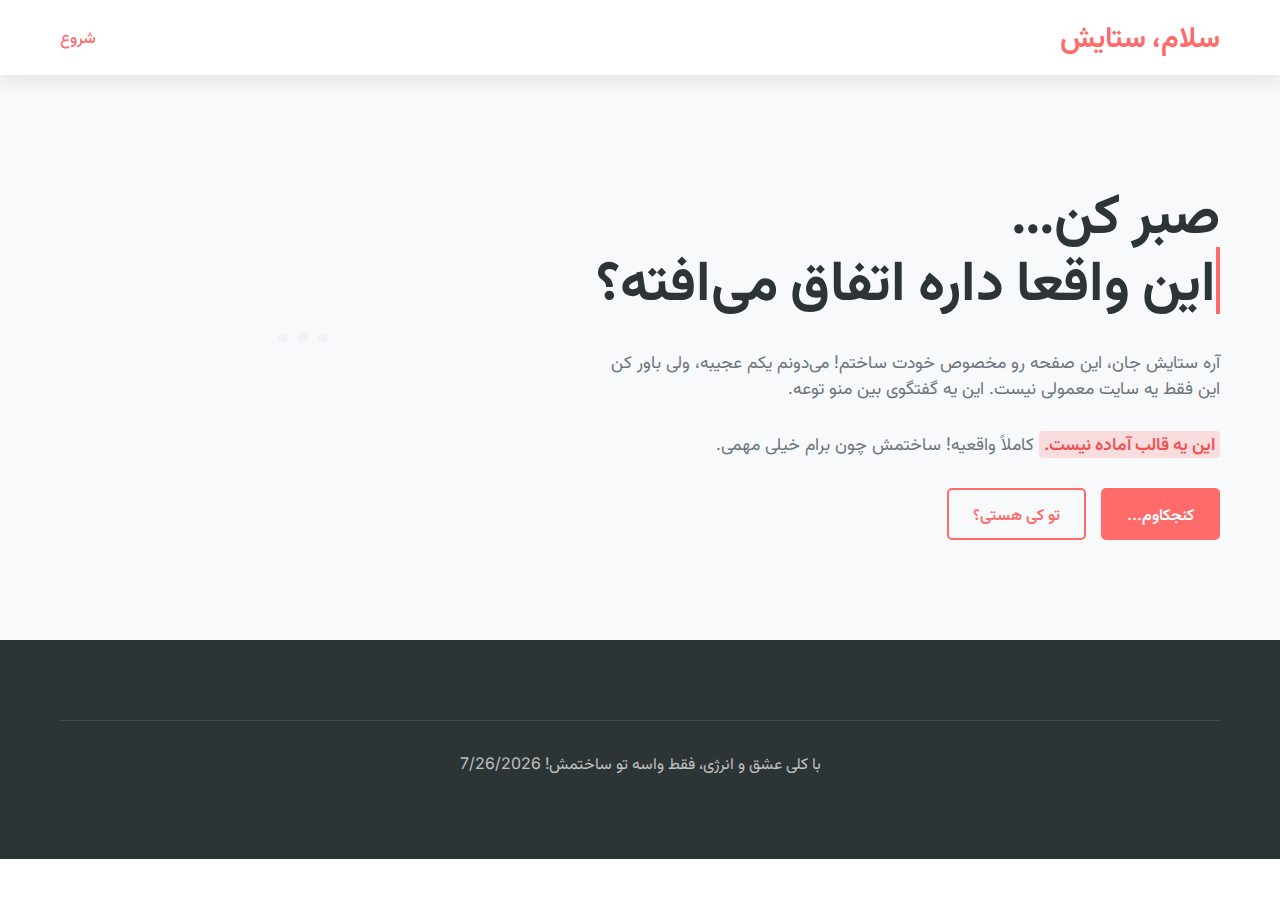
<file: index.html>
<!doctype html>
<html class="no-js" lang="fa" dir="rtl">

<head>
  <meta charset="utf-8">
  <meta name="viewport" content="width=device-width, initial-scale=1">
  <title>سلام ستایش، این منم</title>
  <link rel="stylesheet" href="css/style.css">
  <meta name="description" content="یک پیام ویژه فقط برای تو">

  <meta property="og:title" content="سلام ستایش، این منم">
  <meta property="og:type" content="website">
  <meta property="og:url" content="https://justforyou.com">
  <meta property="og:image" content="img/social-share.jpg">
  <meta property="og:image:alt" content="یک پیام ویژه برای تو">

  <link rel="icon" href="/favicon.ico" sizes="any">
  <link rel="icon" href="/icon.svg" type="image/svg+xml">
  <link rel="apple-touch-icon" href="icon.png">

  <link rel="manifest" href="site.webmanifest">
  <meta name="theme-color" content="#4a6cf7">

  <!-- Responsive CSS -->
  <link rel="stylesheet" href="css/responsive.css">

  <!-- Google Fonts -->
  <link rel="preconnect" href="https://fonts.googleapis.com">
  <link rel="preconnect" href="https://fonts.gstatic.com" crossorigin>
  <link href="https://fonts.googleapis.com/css2?family=Inter:wght@400;500;600;700&family=Vazirmatn:wght@400;500;600;700&display=swap" rel="stylesheet">
</head>

<body>
  <!-- Header Section -->
  <header class="header">
    <div class="container">
      <div class="header-wrapper">
        <div class="logo">
          <a href="index.html">
            <h1 id="dynamic-header">سلام، ستایش</h1>
          </a>
        </div>

        <nav class="navbar">
          <ul class="nav-menu">
            <li><a href="#" class="active">شروع</a></li>
          </ul>
        </nav>

        <div class="mobile-menu-btn">
          <span></span>
          <span></span>
          <span></span>
        </div>
      </div>
    </div>
  </header>

  <!-- Hero Section -->
  <section id="home" class="hero-section">
    <div class="container">
      <div class="hero-wrapper">
        <div class="hero-content">
          <h1 class="hero-title">صبر کن... <span class="typing-effect">این واقعا داره اتفاق می‌افته؟</span></h1>
          <p class="hero-text" id="greeting-text">
            آره ستایش جان، این صفحه رو مخصوص خودت ساختم! می‌دونم یکم عجیبه، ولی باور کن این فقط یه سایت معمولی نیست. این یه گفتگوی بین منو توعه.
          </p>
          <p class="hero-text">
            <span class="highlight">این یه قالب آماده نیست.</span> کاملاً واقعیه! ساختمش چون برام خیلی مهمی.
          </p>
          <div class="hero-btns">
            <a href="journey.html" class="btn btn-primary" id="curious-button">کنجکاوم...</a>
            <a href="connect.html" class="btn btn-outline" id="skeptical-button">تو کی هستی؟</a>
          </div>
        </div>
        <div class="hero-image">
          <div class="typing-container">
            <div class="typing-indicator">
              <span></span>
              <span></span>
              <span></span>
            </div>
            <p class="thought-bubble" id="thought-bubble">می‌خواستم یه چیزی بهت بگم...</p>
          </div>
        </div>
      </div>
    </div>
  </section>

  <!-- Footer -->
  <footer class="footer">
    <div class="container">
      <div class="footer-bottom">
        <p>با کلی عشق و انرژی، فقط واسه تو ساختمش! <span id="current-date"></span></p>
        <p class="hidden-message" id="hidden-message">امیدوارم کلی خوشت اومده باشه و یه لبخند گنده رو لبات نشونده باشه!</p>
      </div>
    </div>
  </footer>

  <script src="js/app.js"></script>
  <script src="js/multi-page.js"></script>
  <script src="js/progress-indicator.js"></script>
  <script src="js/mobile-menu.js"></script>
</body>

</html>
</file>
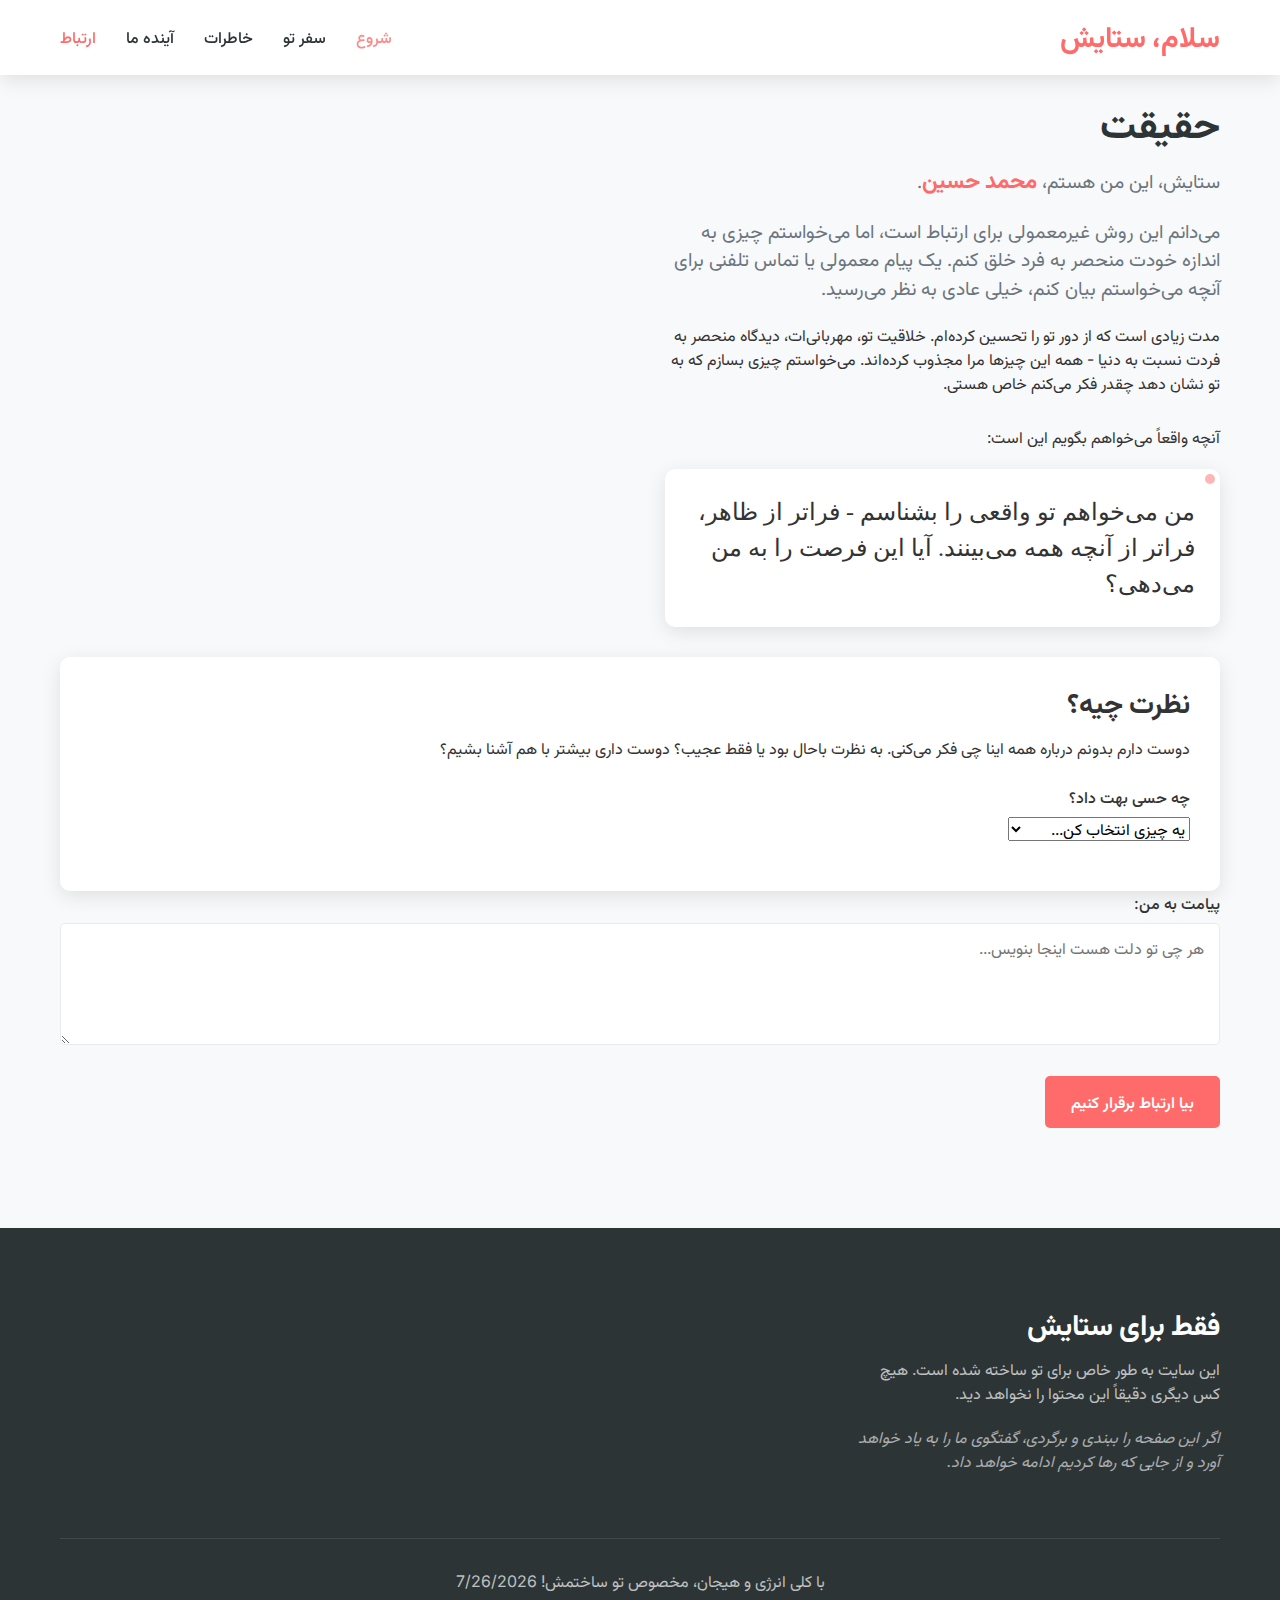
<file: connect.html>
<!doctype html>
<html class="no-js" lang="fa" dir="rtl">

<head>
  <meta charset="utf-8">
  <meta name="viewport" content="width=device-width, initial-scale=1">
  <title>ارتباط - ستایش</title>
  <link rel="stylesheet" href="css/style.css">
  <meta name="description" content="ارتباط با ستایش">

  <meta property="og:title" content="ارتباط - ستایش">
  <meta property="og:type" content="website">
  <meta property="og:url" content="https://justforyou.com/connect.html">
  <meta property="og:image" content="img/social-share.jpg">
  <meta property="og:image:alt" content="ارتباط با ستایش">

  <link rel="icon" href="/favicon.ico" sizes="any">
  <link rel="icon" href="/icon.svg" type="image/svg+xml">
  <link rel="apple-touch-icon" href="icon.png">

  <link rel="manifest" href="site.webmanifest">
  <meta name="theme-color" content="#4a6cf7">

  <!-- Responsive CSS -->
  <link rel="stylesheet" href="css/responsive.css">

  <!-- Google Fonts -->
  <link rel="preconnect" href="https://fonts.googleapis.com">
  <link rel="preconnect" href="https://fonts.gstatic.com" crossorigin>
  <link href="https://fonts.googleapis.com/css2?family=Inter:wght@400;500;600;700&family=Vazirmatn:wght@400;500;600;700&display=swap" rel="stylesheet">
</head>

<body>
  <!-- Header Section -->
  <header class="header">
    <div class="container">
      <div class="header-wrapper">
        <div class="logo">
          <a href="index.html">
            <h1 id="dynamic-header">سلام، ستایش</h1>
          </a>
        </div>

        <nav class="navbar">
          <ul class="nav-menu">
            <li><a href="index.html">شروع</a></li>
            <li><a href="journey.html">سفر تو</a></li>
            <li><a href="memories.html">خاطرات</a></li>
            <li><a href="future.html">آینده ما</a></li>
            <li><a href="connect.html" class="active">ارتباط</a></li>
          </ul>
        </nav>

        <div class="mobile-menu-btn">
          <span></span>
          <span></span>
          <span></span>
        </div>
      </div>
    </div>
  </header>

  <!-- Connect Section -->
  <section id="connect" class="contact-section connect-section">
    <div class="container">
      <div class="connect-wrapper">
        <div class="connect-reveal">
          <h2 class="section-title">حقیقت</h2>
          <p class="connect-text">
            ستایش، این من هستم، <span id="revealer" class="revealer">محمد حسین</span>.
          </p>
          <p class="connect-text">
            می‌دانم این روش غیرمعمولی برای ارتباط است، اما می‌خواستم چیزی به اندازه خودت منحصر به فرد خلق کنم. یک پیام معمولی یا تماس تلفنی برای آنچه می‌خواستم بیان کنم، خیلی عادی به نظر می‌رسید.
          </p>
          <p class="connect-description">
            مدت زیادی است که از دور تو را تحسین کرده‌ام. خلاقیت تو، مهربانی‌ات، دیدگاه منحصر به فردت نسبت به دنیا - همه این چیزها مرا مجذوب کرده‌اند. می‌خواستم چیزی بسازم که به تو نشان دهد چقدر فکر می‌کنم خاص هستی.
          </p>
          <div class="connect-personal">
            <p>آنچه واقعاً می‌خواهم بگویم این است:</p>
            <div class="handwritten-note">
              <p>من می‌خواهم تو واقعی را بشناسم - فراتر از ظاهر، فراتر از آنچه همه می‌بینند. آیا این فرصت را به من می‌دهی؟</p>
            </div>
          </div>
          <!-- Contact information section removed for privacy -->
        </div>
        </div>

        <div class="connect-response">
          <div class="response-card">
            <h3>نظرت چیه؟</h3>
            <p class="response-text">دوست دارم بدونم درباره همه اینا چی فکر می‌کنی. به نظرت باحال بود یا فقط عجیب؟ دوست داری بیشتر با هم آشنا بشیم؟</p>
            <form id="responseForm">
              <div class="form-group">
                <label for="feeling">چه حسی بهت داد؟</label>
                <select id="feeling" class="form-control">
                  <option value="">یه چیزی انتخاب کن...</option>
                  <option value="intrigued">کنجکاو شدم</option>
                  <option value="flattered">خوشم اومد</option>
                  <option value="confused">یکم گیج شدم</option>
                  <option value="impressed">واقعاً تحت تأثیر قرار گرفتم</option>
                </select>
              </div>
              </div>
              <div class="form-group">
                <label for="response-message">پیامت به من:</label>
                <textarea id="response-message" rows="4" placeholder="هر چی تو دلت هست اینجا بنویس..."></textarea>
              </div>
              <div class="form-actions">
                <div class="decision-buttons">
                <button type="button" id="yes-connect" class="btn btn-primary">بیا ارتباط برقرار کنیم</button>
              </div>
            </form>
          </div>
          <div id="final-message" class="final-message hidden">
            <p>مرسی که وقت گذاشتی و این سایت رو دیدی و به پیامم فکر کردی. چه تصمیمی بگیری برام مهم نیست، فقط می‌خواستم بدونی که خیلی روم تأثیر گذاشتی.</p>
            <p>این سایت یه جورایی فضای خصوصی ما می‌مونه - مثل یه نامه دیجیتالی که فقط مال خودته.</p>
          </div>
        </div>
      </div>
  </section>

  <!-- Footer -->
  <footer class="footer">
    <div class="container">
      <div class="footer-wrapper">
        <div class="footer-message">
          <h3 class="footer-logo">فقط برای ستایش</h3>
          <p class="footer-desc">
            این سایت به طور خاص برای تو ساخته شده است. هیچ کس دیگری دقیقاً این محتوا را نخواهد دید.
          </p>
          <p class="footer-note">
            اگر این صفحه را ببندی و برگردی، گفتگوی ما را به یاد خواهد آورد و از جایی که رها کردیم ادامه خواهد داد.
          </p>
        </div>
      </div>

      <div class="footer-bottom">
        <p>با کلی انرژی و هیجان، مخصوص تو ساختمش! <span id="current-date"></span></p>
        <p class="hidden-message" id="hidden-message">امیدوارم روی لبات یه لبخند بزرگ آورده باشه!</p>
      </div>
    </div>
  </footer>

  <script src="js/app.js"></script>
  <script src="js/multi-page.js"></script>
  <script src="js/progress-indicator.js"></script>
  <script src="js/mobile-menu.js"></script>
</body>

</html>
</file>
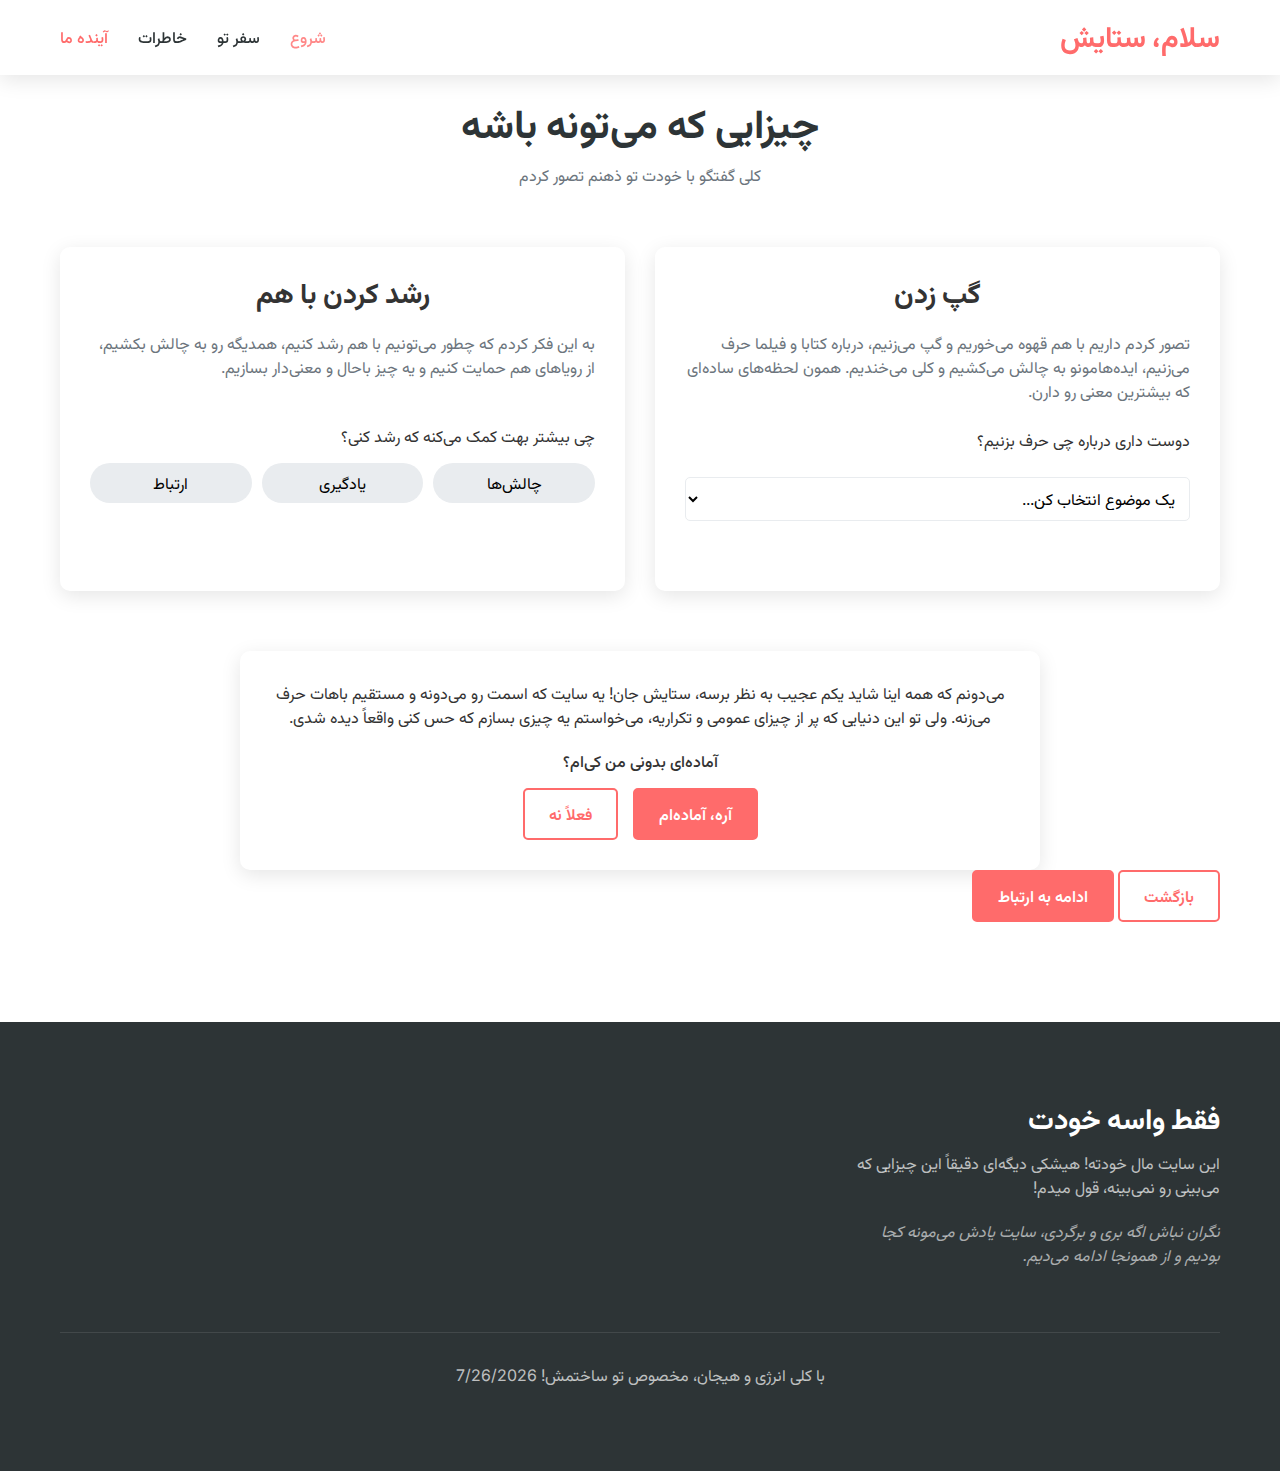
<file: future.html>
<!doctype html>
<html class="no-js" lang="fa" dir="rtl">

<head>
  <meta charset="utf-8">
  <meta name="viewport" content="width=device-width, initial-scale=1">
  <title>آینده ما - ستایش</title>
  <link rel="stylesheet" href="css/style.css">
  <meta name="description" content="آینده مشترک با ستایش">

  <meta property="og:title" content="آینده ما - ستایش">
  <meta property="og:type" content="website">
  <meta property="og:url" content="https://justforyou.com/future.html">
  <meta property="og:image" content="img/social-share.jpg">
  <meta property="og:image:alt" content="آینده مشترک با ستایش">

  <link rel="icon" href="/favicon.ico" sizes="any">
  <link rel="icon" href="/icon.svg" type="image/svg+xml">
  <link rel="apple-touch-icon" href="icon.png">

  <link rel="manifest" href="site.webmanifest">
  <meta name="theme-color" content="#4a6cf7">

  <!-- Responsive CSS -->
  <link rel="stylesheet" href="css/responsive.css">

  <!-- Google Fonts -->
  <link rel="preconnect" href="https://fonts.googleapis.com">
  <link rel="preconnect" href="https://fonts.gstatic.com" crossorigin>
  <link href="https://fonts.googleapis.com/css2?family=Inter:wght@400;500;600;700&family=Vazirmatn:wght@400;500;600;700&display=swap" rel="stylesheet">
</head>

<body>
  <!-- Header Section -->
  <header class="header">
    <div class="container">
      <div class="header-wrapper">
        <div class="logo">
          <a href="index.html">
            <h1 id="dynamic-header">سلام، ستایش</h1>
          </a>
        </div>

        <nav class="navbar">
          <ul class="nav-menu">
            <li><a href="index.html">شروع</a></li>
            <li><a href="journey.html">سفر تو</a></li>
            <li><a href="memories.html">خاطرات</a></li>
            <li><a href="future.html" class="active">آینده ما</a></li>
          </ul>
        </nav>

        <div class="mobile-menu-btn">
          <span></span>
          <span></span>
          <span></span>
        </div>
      </div>
    </div>
  </header>

  <!-- Future Section -->
  <section id="future" class="testimonials-section future-section">
    <div class="container">
      <div class="section-header">
        <h2 class="section-title">چیزایی که می‌تونه باشه</h2>
        <p class="section-text">کلی گفتگو با خودت تو ذهنم تصور کردم</p>
      </div>

      <div class="future-wrapper">
        <div class="future-card">
          <h3 class="future-title">گپ زدن</h3>
          <p class="future-text">
            تصور کردم داریم با هم قهوه می‌خوریم و گپ می‌زنیم، درباره کتابا و فیلما حرف می‌زنیم، ایده‌هامونو به چالش می‌کشیم و کلی می‌خندیم. همون لحظه‌های ساده‌ای که بیشترین معنی رو دارن.
          </p>
          <div class="future-choice">
            <p>دوست داری درباره چی حرف بزنیم؟</p>
            <select id="conversation-topics" class="interactive-select">
              <option value="">یک موضوع انتخاب کن...</option>
              <option value="books">کتاب‌ها و داستان‌ها</option>
              <option value="travel">رویاهای سفر</option>
              <option value="philosophy">فلسفه زندگی</option>
              <option value="dreams">برنامه‌های آینده</option>
            </select>
          </div>
          <div id="conversation-response" class="conversation-response"></div>
        </div>

        <div class="future-card">
          <h3 class="future-title">رشد کردن با هم</h3>
          <p class="future-text">
            به این فکر کردم که چطور می‌تونیم با هم رشد کنیم، همدیگه رو به چالش بکشیم، از رویاهای هم حمایت کنیم و یه چیز باحال و معنی‌دار بسازیم.
          </p>
          <div class="interactive-element">
            <p>چی بیشتر بهت کمک می‌کنه که رشد کنی؟</p>
            <div class="growth-buttons">
              <button class="growth-btn" data-growth="challenges">چالش‌ها</button>
              <button class="growth-btn" data-growth="learning">یادگیری</button>
              <button class="growth-btn" data-growth="connection">ارتباط</button>
            </div>
          </div>
          <div id="growth-response" class="growth-response"></div>
        </div>
      </div>

      <div class="personal-message" id="personal-message">
        <p>می‌دونم که همه اینا شاید یکم عجیب به نظر برسه، ستایش جان! یه سایت که اسمت رو می‌دونه و مستقیم باهات حرف می‌زنه. ولی تو این دنیایی که پر از چیزای عمومی و تکراریه، می‌خواستم یه چیزی بسازم که حس کنی واقعاً دیده شدی.</p>
        <div class="message-question">
          <p>آماده‌ای بدونی من کی‌ام؟</p>
          <div class="reveal-buttons">
            <a href="connect.html" class="btn btn-primary">آره، آماده‌ام</a>
            <button id="not-yet-btn" class="btn btn-outline">فعلاً نه</button>
          </div>
        </div>
      </div>
      <div class="navigation-buttons">
        <a href="memories.html" class="btn btn-outline">بازگشت</a>
        <a href="connect.html" class="btn btn-primary">ادامه به ارتباط</a>
      </div>
    </div>
  </section>
  <!-- Footer -->
  <footer class="footer">
    <div class="container">
      <div class="footer-wrapper">
        <div class="footer-message">
          <h3 class="footer-logo">فقط واسه خودت</h3>
          <p class="footer-desc">
            این سایت مال خودته! هیشکی دیگه‌ای دقیقاً این چیزایی که می‌بینی رو نمی‌بینه، قول میدم!
          </p>
          <p class="footer-note">
            نگران نباش اگه بری و برگردی، سایت یادش می‌مونه کجا بودیم و از همونجا ادامه می‌دیم.
          </p>
        </div>
      </div>

      <div class="footer-bottom">
        <p>با کلی انرژی و هیجان، مخصوص تو ساختمش! <span id="current-date"></span></p>
        <p class="hidden-message" id="hidden-message">امیدوارم روی لبات یه لبخند بزرگ آورده باشه!</p>
      </div>
    </div>
  </footer>

  <script src="js/app.js"></script>
  <script src="js/multi-page.js"></script>
  <script src="js/progress-indicator.js"></script>
  <script src="js/mobile-menu.js"></script>
</body>

</html>
</file>
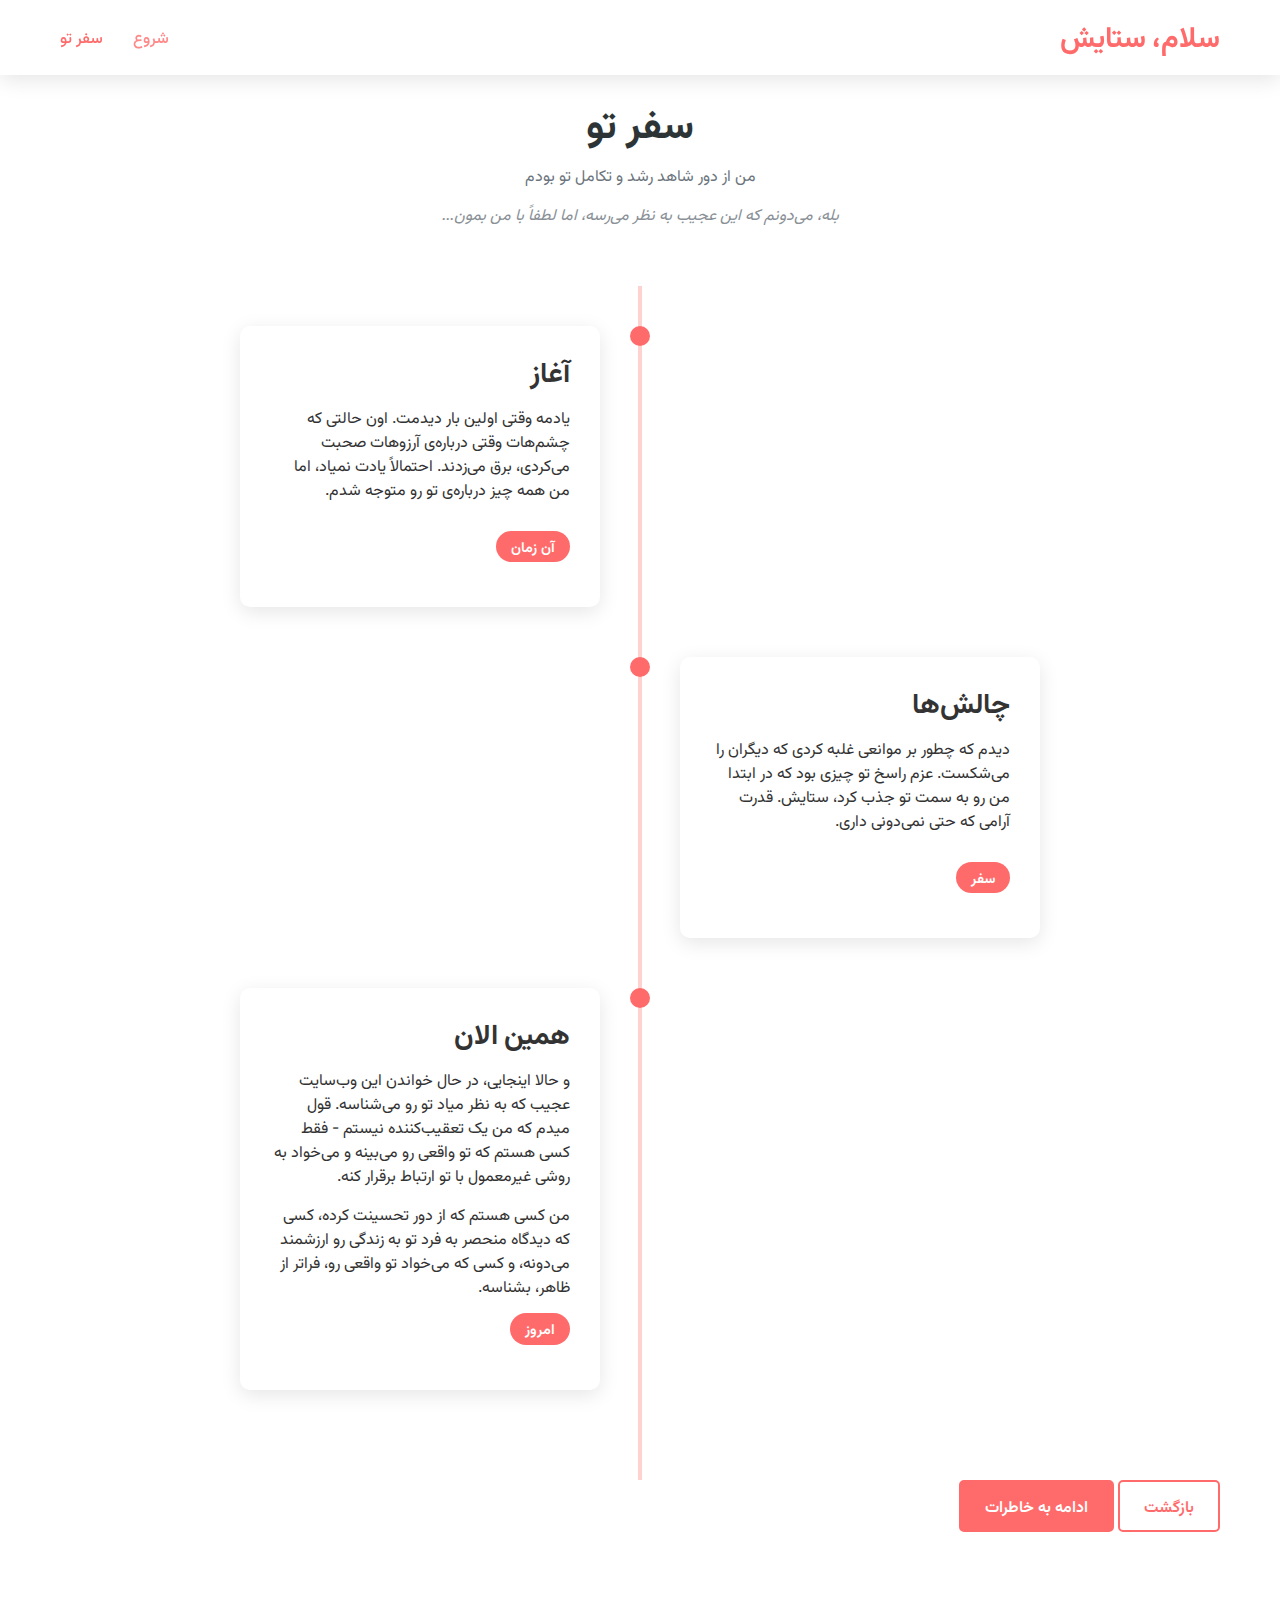
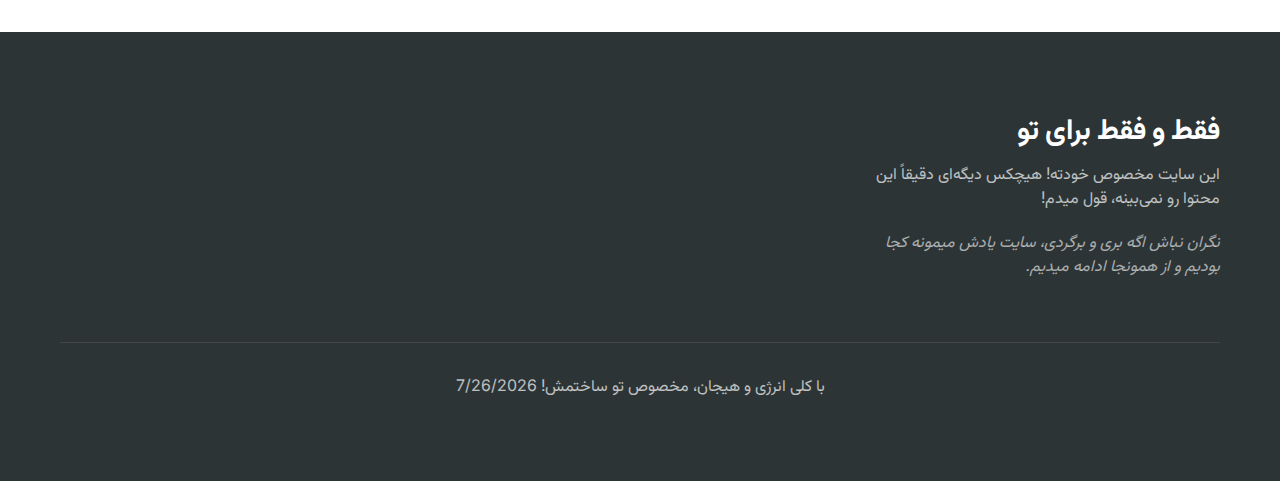
<file: journey.html>
<!doctype html>
<html class="no-js" lang="fa" dir="rtl">

<head>
  <meta charset="utf-8">
  <meta name="viewport" content="width=device-width, initial-scale=1">
  <title>سفر تو - ستایش</title>
  <link rel="stylesheet" href="css/style.css">
  <meta name="description" content="سفر ویژه ستایش">

  <meta property="og:title" content="سفر تو - ستایش">
  <meta property="og:type" content="website">
  <meta property="og:url" content="https://justforyou.com/journey.html">
  <meta property="og:image" content="img/social-share.jpg">
  <meta property="og:image:alt" content="سفر ویژه ستایش">

  <link rel="icon" href="/favicon.ico" sizes="any">
  <link rel="icon" href="/icon.svg" type="image/svg+xml">
  <link rel="apple-touch-icon" href="icon.png">

  <link rel="manifest" href="site.webmanifest">
  <meta name="theme-color" content="#4a6cf7">

  <!-- Responsive CSS -->
  <link rel="stylesheet" href="css/responsive.css">

  <!-- Google Fonts -->
  <link rel="preconnect" href="https://fonts.googleapis.com">
  <link rel="preconnect" href="https://fonts.gstatic.com" crossorigin>
  <link href="https://fonts.googleapis.com/css2?family=Inter:wght@400;500;600;700&family=Vazirmatn:wght@400;500;600;700&display=swap" rel="stylesheet">
</head>

<body>
  <!-- Header Section -->
  <header class="header">
    <div class="container">
      <div class="header-wrapper">
        <div class="logo">
          <a href="index.html">
            <h1 id="dynamic-header">سلام، ستایش</h1>
          </a>
        </div>

        <nav class="navbar">
          <ul class="nav-menu">
            <li><a href="index.html">شروع</a></li>
            <li><a href="journey.html" class="active">سفر تو</a></li>
          </ul>
        </nav>

        <div class="mobile-menu-btn">
          <span></span>
          <span></span>
          <span></span>
        </div>
      </div>
    </div>
  </header>

  <!-- Journey Section -->
  <section id="journey" class="features-section journey-section">
    <div class="container">
      <div class="section-header">
        <h2 class="section-title">سفر تو</h2>
        <p class="section-text">من از دور شاهد رشد و تکامل تو بودم</p>
        <p class="section-description">بله، می‌دونم که این عجیب به نظر می‌رسه، اما لطفاً با من بمون...</p>
      </div>

      <div class="journey-timeline">
        <div class="timeline-item" data-aos="fade-up">
          <div class="timeline-marker"></div>
          <div class="timeline-content">
            <h3>آغاز</h3>
            <p>یادمه وقتی اولین بار دیدمت. اون حالتی که چشم‌هات وقتی درباره‌ی آرزوهات صحبت می‌کردی، برق می‌زدند. احتمالاً یادت نمیاد، اما من همه چیز درباره‌ی تو رو متوجه شدم.</p>
            <p class="timeline-date">آن زمان</p>
          </div>
        </div>

        <div class="timeline-item" data-aos="fade-up" data-aos-delay="100">
          <div class="timeline-marker"></div>
          <div class="timeline-content">
            <h3>چالش‌ها</h3>
            <p>دیدم که چطور بر موانعی غلبه کردی که دیگران را می‌شکست. عزم راسخ تو چیزی بود که در ابتدا من رو به سمت تو جذب کرد، ستایش. قدرت آرامی که حتی نمی‌دونی داری.</p>
            <p class="timeline-date">سفر</p>
          </div>
        </div>

        <div class="timeline-item" data-aos="fade-up" data-aos-delay="200">
          <div class="timeline-marker"></div>
          <div class="timeline-content">
            <h3>همین الان</h3>
            <p>و حالا اینجایی، در حال خواندن این وب‌سایت عجیب که به نظر میاد تو رو می‌شناسه. قول میدم که من یک تعقیب‌کننده نیستم - فقط کسی هستم که تو واقعی رو می‌بینه و می‌خواد به روشی غیرمعمول با تو ارتباط برقرار کنه.</p>
              <div>من کسی هستم که از دور تحسینت کرده، کسی که دیدگاه منحصر به فرد تو به زندگی رو ارزشمند می‌دونه، و کسی که می‌خواد تو واقعی رو، فراتر از ظاهر، بشناسه.</div>
            <p class="timeline-date">امروز</p>
          </div>
        </div>
      </div>

      <div class="navigation-buttons">
        <a href="index.html" class="btn btn-outline">بازگشت</a>
        <a href="memories.html" class="btn btn-primary">ادامه به خاطرات</a>
      </div>
    </div>
  </section>
  <!-- Footer -->
  <footer class="footer">
    <div class="container">
      <div class="footer-wrapper">
        <div class="footer-message">
          <h3 class="footer-logo">فقط و فقط برای تو</h3>
          <p class="footer-desc">
            این سایت مخصوص خودته! هیچکس دیگه‌ای دقیقاً این محتوا رو نمی‌بینه، قول میدم!
          </p>
          <p class="footer-note">
            نگران نباش اگه بری و برگردی، سایت یادش میمونه کجا بودیم و از همونجا ادامه میدیم.
          </p>
        </div>
      </div>

      <div class="footer-bottom">
        <p>با کلی انرژی و هیجان، مخصوص تو ساختمش! <span id="current-date"></span></p>
        <p class="hidden-message" id="hidden-message">امیدوارم روی لبات یه لبخند بزرگ آورده باشه!</p>
      </div>
    </div>
  </footer>

  <script src="js/app.js"></script>
  <script src="js/multi-page.js"></script>
  <script src="js/progress-indicator.js"></script>
  <script src="js/mobile-menu.js"></script>
</body>

</html>
</file>
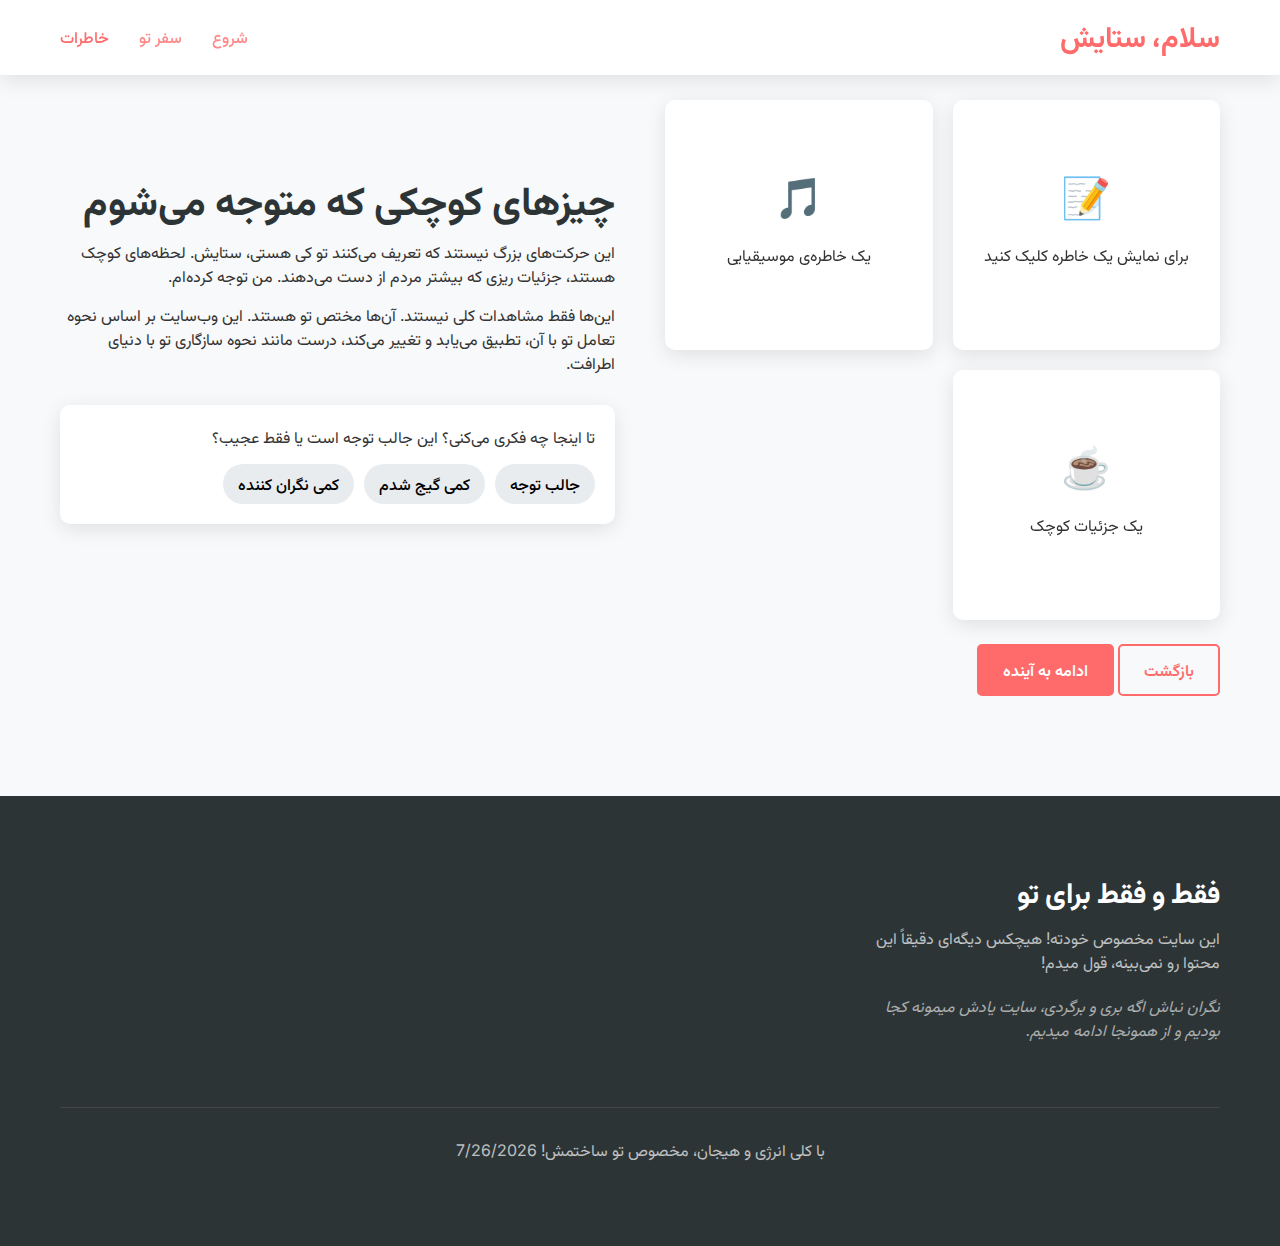
<file: memories.html>
<!doctype html>
<html class="no-js" lang="fa" dir="rtl">

<head>
  <meta charset="utf-8">
  <meta name="viewport" content="width=device-width, initial-scale=1">
  <title>خاطرات - ستایش</title>
  <link rel="stylesheet" href="css/style.css">
  <meta name="description" content="خاطرات مشترک با ستایش">

  <meta property="og:title" content="خاطرات - ستایش">
  <meta property="og:type" content="website">
  <meta property="og:url" content="https://justforyou.com/memories.html">
  <meta property="og:image" content="img/social-share.jpg">
  <meta property="og:image:alt" content="خاطرات مشترک با ستایش">

  <link rel="icon" href="/favicon.ico" sizes="any">
  <link rel="icon" href="/icon.svg" type="image/svg+xml">
  <link rel="apple-touch-icon" href="icon.png">

  <link rel="manifest" href="site.webmanifest">
  <meta name="theme-color" content="#4a6cf7">

  <!-- Responsive CSS -->
  <link rel="stylesheet" href="css/responsive.css">

  <!-- Google Fonts -->
  <link rel="preconnect" href="https://fonts.googleapis.com">
  <link rel="preconnect" href="https://fonts.gstatic.com" crossorigin>
  <link href="https://fonts.googleapis.com/css2?family=Inter:wght@400;500;600;700&family=Vazirmatn:wght@400;500;600;700&display=swap" rel="stylesheet">
</head>

<body>
  <!-- Header Section -->
  <header class="header">
    <div class="container">
      <div class="header-wrapper">
        <div class="logo">
          <a href="index.html">
            <h1 id="dynamic-header">سلام، ستایش</h1>
          </a>
        </div>

        <nav class="navbar">
          <ul class="nav-menu">
            <li><a href="index.html">شروع</a></li>
            <li><a href="journey.html">سفر تو</a></li>
            <li><a href="memories.html" class="active">خاطرات</a></li>
          </ul>
        </nav>

        <div class="mobile-menu-btn">
          <span></span>
          <span></span>
          <span></span>
        </div>
      </div>
    </div>
  </header>

  <!-- Memories Section -->
  <section id="memories" class="about-section memories-section">
    <div class="container">
      <div class="memories-wrapper">
        <div class="memories-image">
          <div class="interactive-memory-box">
            <div class="memory-card" id="memory1">
              <div class="memory-front">
                <div class="memory-icon">📝</div>
                <p>برای نمایش یک خاطره کلیک کنید</p>
              </div>
              <div class="memory-back">
                <p>یادته اون زمانی که گفتی می‌خوای به ژاپن سفر کنی؟ متوجه شدم چطور چشم‌هایت وقتی درباره‌ی شکوفه‌های گیلاس و معابد باستانی صحبت می‌کردی، می‌درخشیدند.</p>
              </div>
            </div>
            <div class="memory-card" id="memory2">
              <div class="memory-front">
                <div class="memory-icon">🎵</div>
                <p>یک خاطره‌ی موسیقیایی</p>
              </div>
              <div class="memory-back">
                <p>اون آهنگی که همیشه زیر لب زمزمه می‌کنی وقتی تمرکز می‌کنی... من فوراً اون رو شناختم.</p>
              </div>
            </div>
            <div class="memory-card" id="memory3">
              <div class="memory-front">
                <div class="memory-icon">☕</div>
                <p>یک جزئیات کوچک</p>
              </div>
              <div class="memory-back">
                <p>روشی که همیشه قهوه‌ات رو سفارش می‌دی - با اون درخواست خاص که باعث می‌شه باریستاها لبخند بزنند. این چیزهای کوچک تو رو منحصر به فرد می‌کنند.</p>
              </div>
            </div>
          </div>
        </div>
        <div class="memories-content">
          <h2 class="section-title">چیزهای کوچکی که متوجه می‌شوم</h2>
          <p class="memories-text">
            این حرکت‌های بزرگ نیستند که تعریف می‌کنند تو کی هستی، ستایش. لحظه‌های کوچک هستند، جزئیات ریزی که بیشتر مردم از دست می‌دهند. من توجه کرده‌ام.
          </p>
          <p class="memories-text">
            این‌ها فقط مشاهدات کلی نیستند. آن‌ها مختص تو هستند. این وب‌سایت بر اساس نحوه تعامل تو با آن، تطبیق می‌یابد و تغییر می‌کند، درست مانند نحوه سازگاری تو با دنیای اطرافت.
          </p>
          <div class="memory-question">
            <p>تا اینجا چه فکری می‌کنی؟ این جالب توجه است یا فقط عجیب؟</p>
            <div class="reaction-buttons">
              <button id="reaction-intrigued" class="reaction-btn">جالب توجه</button>
              <button id="reaction-confused" class="reaction-btn">کمی گیج شدم</button>
              <button id="reaction-concerned" class="reaction-btn">کمی نگران کننده</button>
            </div>
          </div>
          <div id="reaction-response" class="reaction-response"></div>
        </div>
      </div>
      <br>
      <div class="navigation-buttons">
        <a href="journey.html" class="btn btn-outline">بازگشت</a>
        <a href="future.html" class="btn btn-primary">ادامه به آینده</a>
      </div>
    </div>
  </section>
  <!-- Footer -->
  <footer class="footer">
    <div class="container">
      <div class="footer-wrapper">
        <div class="footer-message">
          <h3 class="footer-logo">فقط و فقط برای تو</h3>
          <p class="footer-desc">
            این سایت مخصوص خودته! هیچکس دیگه‌ای دقیقاً این محتوا رو نمی‌بینه، قول میدم!
          </p>
          <p class="footer-note">
            نگران نباش اگه بری و برگردی، سایت یادش میمونه کجا بودیم و از همونجا ادامه میدیم.
          </p>
        </div>
      </div>

      <div class="footer-bottom">
        <p>با کلی انرژی و هیجان، مخصوص تو ساختمش! <span id="current-date"></span></p>
        <p class="hidden-message" id="hidden-message">امیدوارم روی لبات یه لبخند بزرگ آورده باشه!</p>
      </div>
    </div>
  </footer>

  <script src="js/app.js"></script>
  <script src="js/multi-page.js"></script>
  <script src="js/progress-indicator.js"></script>
  <script src="js/mobile-menu.js"></script>
</body>

</html>
</file>
<file: css/responsive.css>
/* Responsive Styles */

/* Base mobile styles */
@media (max-width: 991px) {
  .container {
    padding-left: 20px;
    padding-right: 20px;
  }

  h1, h2 {
    font-size: 28px;
    line-height: 1.3;
  }

  h3 {
    font-size: 22px;
  }

  p {
    font-size: 16px;
  }

  /* Header mobile styles */
  .header {
    padding: 15px 0;
  }

  .header-wrapper {
    justify-content: space-between;
  }

  .logo h1 {
    font-size: 20px;
  }

  .navbar {
    position: fixed;
    top: 70px;
    right: -100%;
    width: 80%;
    height: 100vh;
    background-color: #fff;
    box-shadow: -5px 0 15px rgba(0,0,0,0.1);
    transition: 0.4s ease;
    z-index: 999;
    padding: 30px 20px;
  }

  .navbar.active {
    right: 0;
  }

  .nav-menu {
    flex-direction: column;
  }

  .nav-menu li {
    margin-bottom: 20px;
    margin-left: 0;
  }

  .mobile-menu-btn {
    display: block;
    cursor: pointer;
    width: 30px;
    height: 25px;
    position: relative;
  }

  .mobile-menu-btn span {
    display: block;
    position: absolute;
    height: 3px;
    width: 100%;
    background: #333;
    border-radius: 3px;
    opacity: 1;
    left: 0;
    transform: rotate(0deg);
    transition: .25s ease-in-out;
  }

  .mobile-menu-btn span:nth-child(1) {
    top: 0px;
  }

  .mobile-menu-btn span:nth-child(2) {
    top: 10px;
  }

  .mobile-menu-btn span:nth-child(3) {
    top: 20px;
  }

  .mobile-menu-btn.is-active span:nth-child(1) {
    top: 10px;
    transform: rotate(135deg);
  }

  .mobile-menu-btn.is-active span:nth-child(2) {
    opacity: 0;
    left: -60px;
  }

  .mobile-menu-btn.is-active span:nth-child(3) {
    top: 10px;
    transform: rotate(-135deg);
  }

  /* Hero section mobile */
  .hero-wrapper {
    flex-direction: column;
  }

  .hero-content {
    width: 100%;
    margin-bottom: 30px;
  }

  .hero-image {
    width: 100%;
  }

  .hero-title {
    font-size: 26px;
    margin-bottom: 15px;
  }

  .hero-text {
    font-size: 16px;
    margin-bottom: 15px;
  }

  /* Journey section mobile */
  .journey-timeline {
    padding-left: 15px;
  }

  .timeline-item {
    margin-bottom: 30px;
  }

  .timeline-content {
    padding-left: 20px;
  }

  /* Memories section mobile */
  .memories-wrapper {
    flex-direction: column;
  }

  .memories-image, .memories-content {
    width: 100%;
  }

  .memories-image {
    margin-bottom: 30px;
  }

  .memory-card {
    height: 200px;
    margin-bottom: 15px;
  }

  /* Future section mobile */
  .future-wrapper {
    flex-direction: column;
  }

  .future-card {
    width: 100%;
    margin-bottom: 20px;
  }

  .growth-buttons {
    flex-direction: column;
  }

  .growth-btn {
    width: 100%;
    margin: 5px 0;
  }

  /* Connect section mobile */
  .connect-wrapper {
    flex-direction: column;
  }

  .connect-reveal, .connect-response {
    width: 100%;
  }

  .connect-reveal {
    margin-bottom: 30px;
  }

  .handwritten-note {
    padding: 15px;
    margin: 15px 0;
  }

  .form-group {
    margin-bottom: 15px;
  }

  /* Navigation and buttons mobile */
  .navigation-buttons {
    flex-direction: column;
    margin: 20px 0;
  }

  .navigation-buttons a {
    width: 100%;
    margin: 5px 0;
    text-align: center;
  }

  .btn {
    padding: 10px 15px;
    font-size: 16px;
  }

  .form-actions {
    width: 100%;
  }

  .decision-buttons {
    flex-direction: column;
    width: 100%;
  }

  .decision-buttons button {
    width: 100%;
    margin: 5px 0;
    height: auto;
    padding: 12px 15px;
  }

  /* Footer mobile */
  .footer {
    padding: 30px 0 15px;
  }

  .footer-wrapper {
    flex-direction: column;
  }

  .footer-message {
    width: 100%;
    margin-bottom: 20px;
  }

  .footer-logo {
    font-size: 22px;
  }

  .footer-bottom p {
    font-size: 14px;
  }
}

/* Small mobile devices */
@media (max-width: 575px) {
  h1, h2 {
    font-size: 24px;
  }

  h3 {
    font-size: 20px;
  }

  .hero-title {
    font-size: 22px;
  }

  .interactive-select,
  textarea,
  .form-control {
    font-size: 16px; /* Prevents zoom on iOS devices when focusing */
  }

  /* Improve touch targets for mobile */
  .btn,
  .nav-menu li a,
  .growth-btn,
  .reaction-btn {
    min-height: 44px; /* Apple's recommended minimum touch target size */
    display: flex;
    align-items: center;
    justify-content: center;
  }

  /* Fix overflow issues on small screens */
  .thought-bubble,
  .memory-back p,
  .timeline-content p {
    font-size: 14px;
  }

  /* Interactive elements */
  .interactive-select {
    width: 100%;
    padding: 12px;
    margin: 5px 0 15px;
  }

  .memory-card {
    width: 100%;
    margin: 10px 0;
  }

  /* Fix any form inputs */
  input, select, textarea {
    max-width: 100%;
    box-sizing: border-box;
  }

  /* Improve background overlay for modals/menus */
  body.menu-open {
    overflow: hidden;
  }
}

/* Fix iOS form input issues */
@media (max-width: 767px) {
  input, textarea, select, button {
    font-size: 16px; /* Prevents iOS zoom on focus */
  }
}
</file>
<file: css/style.css>
/*! HTML5 Boilerplate v9.0.1 | MIT License | https://html5boilerplate.com/ */
/*! Modern CSS Reset */
*,
*::before,
*::after {
  box-sizing: border-box;
}

body,
h1,
h2,
h3,
h4,
p,
figure,
blockquote,
dl,
dd {
  margin: 0;
}

ul[role="list"],
ol[role="list"] {
  list-style: none;
  padding: 0;
  margin: 0;
}

html:focus-within {
  scroll-behavior: smooth;
}

body {
  min-height: 100vh;
  text-rendering: optimizeSpeed;
  line-height: 1.5;
  font-family: 'Inter', 'Vazirmatn', sans-serif;
  color: #333;
  direction: rtl;
  text-align: right;
}

img,
picture {
  max-width: 100%;
  display: block;
}

input,
button,
textarea,
select {
  font: inherit;
}

/* Variables */
:root {
  --primary-color: #ff6b6b;
  --primary-dark: #ee5253;
  --secondary-color: #6c757d;
  --dark-color: #2d3436;
  --light-color: #f8f9fa;
  --grey-color: #e9ecef;
  --success-color: #20bf6b;
  --danger-color: #eb4d4b;
  --accent-color: #a29bfe;
  --accent-dark: #6c5ce7;
  --white: #ffffff;
  --black: #000000;
  --shadow: 0 5px 20px rgba(0, 0, 0, 0.1);
  --transition: all 0.3s ease;
  --handwriting: 'Caveat', cursive;
}

/* Layout */
.container {
  width: 100%;
  max-width: 1200px;
  margin: 0 auto;
  padding: 0 20px;
}

section {
  padding: 100px 0;
}

/* Typography */
h1, h2, h3, h4, h5, h6 {
  font-weight: 700;
  line-height: 1.2;
  margin-bottom: 15px;
}

h1 {
  font-size: 3rem;
}

h2 {
  font-size: 2.5rem;
}

h3 {
  font-size: 1.75rem;
}

h4 {
  font-size: 1.5rem;
}

p {
  margin-bottom: 15px;
}

a {
  color: var(--primary-color);
  text-decoration: none;
  transition: var(--transition);
}

a:hover {
  color: var(--primary-dark);
}

/* Buttons */
.btn {
  display: inline-block;
  font-weight: 600;
  padding: 12px 24px;
  border-radius: 5px;
  cursor: pointer;
  transition: var(--transition);
  text-align: center;
  text-decoration: none;
}

.btn-primary {
  background-color: var(--primary-color);
  color: var(--white);
  border: 2px solid var(--primary-color);
}

.btn-primary:hover {
  background-color: var(--primary-dark);
  border-color: var(--primary-dark);
  color: var(--white);
}

.btn-outline {
  background-color: transparent;
  color: var(--primary-color);
  border: 2px solid var(--primary-color);
}

.btn-outline:hover {
  background-color: var(--primary-color);
  color: var(--white);
}

.btn-full {
  width: 100%;
}

/* Header */
.header {
  position: fixed;
  top: 0;
  left: 0;
  width: 100%;
  z-index: 100;
  padding: 20px 0;
  background-color: rgba(255, 255, 255, 0.95);
  box-shadow: var(--shadow);
  transition: var(--transition);
}

.header-wrapper {
  display: flex;
  justify-content: space-between;
  align-items: center;
}

.logo h1 {
  font-size: 1.8rem;
  margin-bottom: 0;
  color: var(--primary-color);
}

.nav-menu {
  display: flex;
  list-style: none;
  padding: 0;
  margin: 0;
}

.nav-menu li {
  margin-right: 30px;
  margin-left: 0;
}

.nav-menu li a {
  color: var(--dark-color);
  font-weight: 500;
  transition: var(--transition);
}

.nav-menu li a:hover,
.nav-menu li a.active,
.nav-menu li a.visited {
  color: var(--primary-color);
}

.nav-menu li a.visited:not(.active) {
  opacity: 0.8;
}

.locked-link {
  position: relative;
  color: var(--secondary-color);
  opacity: 0.6;
  cursor: not-allowed;
}

.locked-link::after {
  content: '🔒';
  font-size: 12px;
  margin-right: 5px;
}

.locked-link:hover {
  color: var(--secondary-color);
}

.mobile-menu-btn {
  display: none;
  cursor: pointer;
}

.mobile-menu-btn span {
  display: block;
  width: 25px;
  height: 3px;
  background-color: var(--dark-color);
  margin: 5px 0;
  transition: var(--transition);
}

/* Hero Section */
.hero-section {
  padding: 180px 0 100px;
  background-color: var(--light-color);
  position: relative;
  overflow: hidden;
}

.hero-wrapper {
  display: grid;
  grid-template-columns: 1fr 1fr;
  gap: 50px;
  align-items: center;
}

/* Start Experience Section */
.start-experience-section {
  padding: 80px 0;
  background-color: var(--white);
  position: relative;
}

.start-experience-wrapper {
  display: grid;
  grid-template-columns: 1fr 1fr;
  gap: 50px;
  align-items: center;
}

.start-message {
  padding-right: 30px;
}

.start-message p {
  margin-bottom: 20px;
  color: var(--secondary-color);
}

.journey-preview {
  display: grid;
  grid-template-columns: 1fr 1fr;
  gap: 20px;
}

.page-card {
  background-color: var(--light-color);
  border-radius: 10px;
  padding: 20px;
  box-shadow: var(--shadow);
  transition: var(--transition);
  position: relative;
  overflow: hidden;
}

.page-card:hover {
  transform: translateY(-5px);
}

.page-card.locked {
  opacity: 0.7;
  background-color: var(--grey-color);
  position: relative;
}

.page-card.locked::after {
  content: '🔒';
  position: absolute;
  top: 10px;
  right: 10px;
  font-size: 20px;
}

.page-number {
  width: 30px;
  height: 30px;
  border-radius: 50%;
  background-color: var(--primary-color);
  color: var(--white);
  display: flex;
  align-items: center;
  justify-content: center;
  font-weight: bold;
  margin-bottom: 15px;
}

.page-card.locked .page-number {
  background-color: var(--secondary-color);
}

.hero-title {
  font-size: 3.5rem;
  margin-bottom: 20px;
  color: var(--dark-color);
}

.hero-text {
  font-size: 1.1rem;
  margin-bottom: 30px;
  color: var(--secondary-color);
}

.hero-btns {
  display: flex;
  gap: 15px;
}

/* Section Header */
.section-header {
  text-align: center;
  max-width: 700px;
  margin: 0 auto 60px;
}

.section-title {
  margin-bottom: 15px;
  color: var(--dark-color);
}

.section-text {
  color: var(--secondary-color);
}

/* Features Section */
.features-section {
  background-color: var(--white);
}

.features-wrapper {
  display: grid;
  grid-template-columns: repeat(auto-fit, minmax(300px, 1fr));
  gap: 30px;
}

.feature-card {
  padding: 30px;
  background-color: var(--white);
  border-radius: 10px;
  box-shadow: var(--shadow);
  transition: var(--transition);
  text-align: center;
}

.feature-card:hover {
  transform: translateY(-10px);
}

.feature-icon {
  width: 70px;
  height: 70px;
  border-radius: 50%;
  background-color: rgba(74, 108, 247, 0.1);
  display: flex;
  align-items: center;
  justify-content: center;
  margin: 0 auto 20px;
}

.feature-icon svg {
  color: var(--primary-color);
}

.feature-title {
  margin-bottom: 15px;
  font-size: 1.4rem;
}

.feature-text {
  color: var(--secondary-color);
  margin-bottom: 0;
}

/* About Section */
.about-section {
  background-color: var(--light-color);
}

.about-wrapper {
  display: grid;
  grid-template-columns: 1fr 1fr;
  gap: 50px;
  align-items: center;
}

.about-text {
  margin-bottom: 20px;
  color: var(--secondary-color);
}

.about-list {
  list-style: none;
  padding: 0;
  margin: 0 0 30px;
}

.about-list li {
  margin-bottom: 10px;
  display: flex;
  align-items: center;
}

.check-icon {
  color: var(--success-color);
  margin-right: 10px;
  font-weight: bold;
}

/* Testimonials Section */
.testimonials-section {
  background-color: var(--white);
}

.testimonials-wrapper {
  display: grid;
  grid-template-columns: repeat(auto-fit, minmax(300px, 1fr));
  gap: 30px;
}

.testimonial-card {
  padding: 30px;
  background-color: var(--white);
  border-radius: 10px;
  box-shadow: var(--shadow);
}

.testimonial-rating {
  color: #ffc107;
  font-size: 1.2rem;
  margin-bottom: 15px;
}

.testimonial-text {
  color: var(--secondary-color);
  font-style: italic;
  margin-bottom: 20px;
}

.testimonial-author {
  display: flex;
  align-items: center;
}

.author-avatar {
  width: 50px;
  height: 50px;
  border-radius: 50%;
  overflow: hidden;
  margin-right: 15px;
}

.author-name {
  margin-bottom: 5px;
  font-size: 1.1rem;
}

.author-position {
  color: var(--secondary-color);
  margin-bottom: 0;
  font-size: 0.9rem;
}

/* Contact Section */
.contact-section {
  background-color: var(--light-color);
}

.contact-wrapper {
  display: grid;
  grid-template-columns: 1fr 1fr;
  gap: 50px;
}

.contact-text {
  color: var(--secondary-color);
  margin-bottom: 30px;
}

.contact-item {
  display: flex;
  align-items: flex-start;
  margin-bottom: 20px;
}

.contact-icon {
  min-width: 40px;
  height: 40px;
  border-radius: 50%;
  background-color: rgba(74, 108, 247, 0.1);
  display: flex;
  align-items: center;
  justify-content: center;
  margin-left: 15px;
  margin-right: 0;
}

.contact-icon svg {
  color: var(--primary-color);
}

.contact-form {
  background-color: var(--white);
  border-radius: 10px;
  box-shadow: var(--shadow);
  padding: 30px;
}

.form-group {
  margin-bottom: 20px;
}

label {
  display: block;
  margin-bottom: 8px;
  font-weight: 500;
}

input,
textarea {
  width: 100%;
  padding: 12px 15px;
  border: 1px solid var(--grey-color);
  border-radius: 5px;
  transition: var(--transition);
}

input:focus,
textarea:focus {
  outline: none;
  border-color: var(--primary-color);
  box-shadow: 0 0 0 3px rgba(74, 108, 247, 0.2);
}

/* Footer */
.footer {
  background-color: var(--dark-color);
  color: var(--light-color);
  padding: 80px 0 30px;
}

.footer-wrapper {
  display: grid;
  grid-template-columns: 1fr 2fr;
  gap: 50px;
  margin-bottom: 50px;
}

.footer-logo {
  color: var(--white);
  font-size: 1.8rem;
  margin-bottom: 15px;
}

.footer-desc {
  color: rgba(255, 255, 255, 0.7);
  margin-bottom: 20px;
}

.social-links {
  display: flex;
  gap: 15px;
}

.social-links a {
  width: 40px;
  height: 40px;
  border-radius: 50%;
  background-color: rgba(255, 255, 255, 0.1);
  display: flex;
  align-items: center;
  justify-content: center;
  transition: var(--transition);
}

.social-links a svg {
  color: var(--white);
  transition: var(--transition);
}

.social-links a:hover {
  background-color: var(--primary-color);
}

.footer-links {
  display: grid;
  grid-template-columns: repeat(2, 1fr);
  gap: 30px;
}

.footer-title {
  color: var(--white);
  font-size: 1.2rem;
  margin-bottom: 20px;
}

.footer-menu {
  list-style: none;
  padding: 0;
  margin: 0;
}

.footer-menu li {
  margin-bottom: 10px;
}

.footer-menu li a {
  color: rgba(255, 255, 255, 0.7);
  transition: var(--transition);
}

.footer-menu li a:hover {
  color: var(--white);
}

.footer-bottom {
  border-top: 1px solid rgba(255, 255, 255, 0.1);
  padding-top: 30px;
  text-align: center;
  color: rgba(255, 255, 255, 0.7);
}

/* Fourth Wall Breaking Elements */

/* Google Fonts - Adding handwriting font */
@import url('https://fonts.googleapis.com/css2?family=Caveat:wght@400;700&display=swap');

/* Dark Mode */
body.dark-mode {
  background-color: var(--dark-color);
  color: var(--light-color);
}

body.dark-mode .header,
body.dark-mode .feature-card,
body.dark-mode .testimonial-card,
body.dark-mode .contact-form,
body.dark-mode .future-card,
body.dark-mode .response-card {
  background-color: #353b48;
  color: var(--light-color);
}

body.dark-mode .nav-menu li a,
body.dark-mode .hero-title,
body.dark-mode .section-title,
body.dark-mode .footer-title {
  color: var(--light-color);
}

body.dark-mode input,
body.dark-mode textarea,
body.dark-mode select {
  background-color: #2f3640;
  border-color: #4a5568;
  color: var(--light-color);
}

body.dark-mode .mobile-menu-btn span {
  background-color: var(--light-color);
}

/* Typing Effect */
.typing-effect {
  border-right: 4px solid var(--primary-color);
  white-space: nowrap;
  overflow: hidden;
  display: inline-block;
  animation: typing 3.5s steps(40, end), blink-caret 0.75s step-end infinite;
}

@keyframes typing {
  from { width: 0 }
  to { width: 100% }
}

@keyframes blink-caret {
  from, to { border-color: transparent }
  50% { border-color: var(--primary-color) }
}

/* Thought Bubble */
.typing-container {
  position: relative;
  margin-top: 50px;
}

.typing-indicator {
  display: flex;
  align-items: center;
  justify-content: center;
  margin-bottom: 20px;
}

.typing-indicator span {
  background-color: var(--grey-color);
  border-radius: 50%;
  display: inline-block;
  height: 10px;
  width: 10px;
  margin: 0 5px;
  opacity: 0.5;
  animation: typing-dots 1.4s infinite ease-in-out both;
}

.typing-indicator span:nth-child(1) {
  animation-delay: 0s;
}

.typing-indicator span:nth-child(2) {
  animation-delay: 0.2s;
}

.typing-indicator span:nth-child(3) {
  animation-delay: 0.4s;
}

@keyframes typing-dots {
  0%, 80%, 100% { transform: scale(0.8); opacity: 0.5; }
  40% { transform: scale(1.2); opacity: 1; }
}

.thought-bubble {
  position: relative;
  background-color: var(--light-color);
  border-radius: 20px;
  padding: 20px;
  box-shadow: var(--shadow);
  max-width: 80%;
  margin: 0 auto;
  font-family: var(--handwriting);
  font-size: 1.4rem;
  opacity: 0;
  animation: fade-in 1s ease-in-out forwards 2s;
}

.thought-bubble:before {
  content: '';
  position: absolute;
  width: 30px;
  height: 30px;
  background-color: var(--light-color);
  top: -15px;
  left: 20%;
  border-radius: 50%;
  box-shadow: var(--shadow);
}

.thought-bubble:after {
  content: '';
  position: absolute;
  width: 15px;
  height: 15px;
  background-color: var(--light-color);
  top: -30px;
  left: 15%;
  border-radius: 50%;
  box-shadow: var(--shadow);
}

@keyframes fade-in {
  from { opacity: 0; transform: translateY(20px); }
  to { opacity: 1; transform: translateY(0); }
}

/* Highlight */
.highlight {
  display: inline-block;
  background: linear-gradient(120deg, rgba(255, 107, 107, 0.2) 0%, rgba(255, 107, 107, 0.2) 100%);
  padding: 0 5px;
  border-radius: 4px;
  color: var(--primary-dark);
  font-weight: 600;
}

/* Journey Timeline */
.journey-section {
  position: relative;
  overflow: hidden;
}

.section-description {
  font-style: italic;
  color: var(--secondary-color);
  margin-bottom: 50px;
  opacity: 0.8;
}

.journey-timeline {
  position: relative;
  max-width: 800px;
  margin: 0 auto;
  padding: 40px 0;
}

.journey-timeline:before {
  content: '';
  position: absolute;
  height: 100%;
  width: 4px;
  background-color: var(--primary-color);
  left: 50%;
  transform: translateX(-50%);
  top: 0;
  opacity: 0.3;
}

.timeline-item {
  position: relative;
  margin-bottom: 50px;
}

.timeline-marker {
  position: absolute;
  width: 20px;
  height: 20px;
  border-radius: 50%;
  background-color: var(--primary-color);
  left: 50%;
  transform: translateX(-50%);
  z-index: 2;
}

.timeline-content {
  background-color: var(--white);
  border-radius: 10px;
  box-shadow: var(--shadow);
  padding: 30px;
  width: 45%;
  position: relative;
}

.timeline-content:before {
  content: '';
  position: absolute;
  width: 20px;
  height: 20px;
  background-color: var(--white);
  top: 20px;
  transform: rotate(45deg);
  z-index: -1;
}

.timeline-item:nth-child(odd) .timeline-content {
  margin-right: auto;
  margin-left: 0;
}

.timeline-item:nth-child(odd) .timeline-content:before {
  right: -10px;
}

.timeline-item:nth-child(even) .timeline-content {
  margin-left: auto;
  margin-right: 0;
}

.timeline-item:nth-child(even) .timeline-content:before {
  left: -10px;
}

.timeline-date {
  display: inline-block;
  font-size: 0.9rem;
  font-weight: 600;
  padding: 5px 15px;
  background-color: var(--primary-color);
  color: var(--white);
  border-radius: 20px;
  margin-top: 15px;
}

/* Memory Cards */
.memories-section {
  background-color: var(--light-color);
}

.memories-wrapper {
  display: grid;
  grid-template-columns: 1fr 1fr;
  gap: 50px;
  align-items: center;
}

.interactive-memory-box {
  display: grid;
  grid-template-columns: repeat(auto-fit, minmax(200px, 1fr));
  gap: 20px;
  perspective: 1000px;
}

.memory-card {
  min-height: 250px;
  position: relative;
  cursor: pointer;
  transform-style: preserve-3d;
  transition: transform 0.8s;
}

.memory-card:hover {
  transform: scale(1.03);
}

.memory-card.flipped {
  transform: rotateY(180deg);
}

.memory-front,
.memory-back {
  position: absolute;
  width: 100%;
  height: 100%;
  backface-visibility: hidden;
  border-radius: 10px;
  padding: 30px;
  display: flex;
  flex-direction: column;
  justify-content: center;
  align-items: center;
  text-align: center;
}

.memory-front {
  background-color: var(--white);
  box-shadow: var(--shadow);
}

.memory-back {
  background-color: var(--primary-color);
  color: var(--white);
  transform: rotateY(180deg);
  box-shadow: var(--shadow);
  font-family: var(--handwriting);
  font-size: 1.2rem;
}

.memory-icon {
  font-size: 2.5rem;
  margin-bottom: 15px;
}

.memory-question {
  margin-top: 30px;
  padding: 20px;
  background-color: var(--white);
  border-radius: 10px;
  box-shadow: var(--shadow);
}

.reaction-buttons {
  display: flex;
  flex-wrap: wrap;
  gap: 10px;
  margin-top: 15px;
}

.reaction-btn {
  padding: 8px 15px;
  border: none;
  border-radius: 20px;
  background-color: var(--grey-color);
  cursor: pointer;
  transition: var(--transition);
  font-weight: 500;
}

.reaction-btn:hover {
  background-color: var(--primary-color);
  color: var(--white);
}

.reaction-response {
  margin-top: 20px;
  height: 0;
  overflow: hidden;
  transition: height 0.3s ease;
}

.reaction-response.active {
  height: auto;
  padding: 20px;
  background-color: var(--white);
  border-radius: 10px;
  box-shadow: var(--shadow);
  font-family: var(--handwriting);
  font-size: 1.1rem;
}

/* Future Section */
.future-section {
  background-color: var(--white);
}

.future-wrapper {
  display: grid;
  grid-template-columns: repeat(auto-fit, minmax(300px, 1fr));
  gap: 30px;
  margin-bottom: 60px;
}

.future-card {
  background-color: var(--white);
  border-radius: 10px;
  box-shadow: var(--shadow);
  padding: 30px;
  transition: var(--transition);
  height: 100%;
  display: flex;
  flex-direction: column;
}

.future-card:hover {
  transform: translateY(-10px);
}

.future-icon {
  width: 70px;
  height: 70px;
  border-radius: 50%;
  background-color: rgba(255, 107, 107, 0.1);
  display: flex;
  align-items: center;
  justify-content: center;
  margin: 0 auto 20px;
}

.emoji-icon {
  font-size: 2.5rem;
}

.future-title {
  text-align: center;
  margin-bottom: 20px;
}

.future-text {
  color: var(--secondary-color);
  margin-bottom: 25px;
}

.future-choice {
  margin-top: auto;
  margin-bottom: 20px;
}

.interactive-select {
  width: 100%;
  padding: 10px;
  border-radius: 5px;
  border: 1px solid var(--grey-color);
  background-color: var(--white);
  margin-top: 10px;
  cursor: pointer;
}

.conversation-response,
.growth-response {
  margin-top: 20px;
  height: 0;
  overflow: hidden;
  transition: height 0.3s ease;
}

.conversation-response.active,
.growth-response.active {
  height: auto;
  padding: 15px;
  background-color: rgba(255, 107, 107, 0.1);
  border-radius: 10px;
  font-family: var(--handwriting);
  font-size: 1.1rem;
}

.growth-buttons {
  display: flex;
  flex-wrap: wrap;
  gap: 10px;
  margin-top: 10px;
}

.growth-btn {
  flex: 1;
  min-width: 80px;
  padding: 8px 10px;
  border: none;
  background-color: var(--grey-color);
  border-radius: 20px;
  cursor: pointer;
  transition: var(--transition);
}

.growth-btn:hover {
  background-color: var(--primary-color);
  color: var(--white);
}

.personal-message {
  max-width: 800px;
  margin: 60px auto 0;
  padding: 30px;
  background-color: var(--white);
  border-radius: 10px;
  box-shadow: var(--shadow);
  text-align: center;
}

.message-question {
  margin-top: 20px;
  font-weight: 500;
}

.reveal-buttons {
  display: flex;
  justify-content: center;
  gap: 15px;
  margin-top: 15px;
}

/* Connect Section */
.connect-section {
  background-color: var(--light-color);
  position: relative;
}

.connect-wrapper {
  display: grid;
  grid-template-columns: 1fr 1fr;
  gap: 50px;
  align-items: start;
}

.connect-text {
  color: var(--secondary-color);
  font-size: 1.2rem;
  margin-bottom: 20px;
}

.connect-description {
  margin-bottom: 30px;
}

.revealer {
  font-weight: 700;
  color: var(--primary-color);
  font-size: 1.4rem;
  position: relative;
  display: inline-block;
  cursor: pointer;
}

.revealer:after {
  content: '';
  position: absolute;
  width: 100%;
  height: 3px;
  background-color: var(--primary-color);
  bottom: 0;
  left: 0;
  transform: scaleX(0);
  transform-origin: bottom right;
  transition: transform 0.5s ease-out;
}

.revealer:hover:after {
  transform: scaleX(1);
  transform-origin: bottom left;
}

.handwritten-note {
  background-color: var(--white);
  padding: 25px;
  border-radius: 10px;
  box-shadow: var(--shadow);
  margin: 20px 0 30px;
  position: relative;
}

.handwritten-note:before {
  content: '';
  position: absolute;
  top: 5px;
  right: 5px;
  width: 10px;
  height: 10px;
  border-radius: 50%;
  background-color: var(--primary-color);
  opacity: 0.5;
}

.handwritten-note p {
  font-family: var(--handwriting);
  font-size: 1.5rem;
  line-height: 1.5;
  margin: 0;
}

.connect-items {
  margin-top: 30px;
  display: grid;
  grid-template-columns: repeat(auto-fit, minmax(200px, 1fr));
  gap: 20px;
}

.connect-item {
  display: flex;
  align-items: center;
  background-color: var(--white);
  padding: 20px;
  border-radius: 10px;
  box-shadow: var(--shadow);
  transition: var(--transition);
  cursor: pointer;
}

.connect-item:hover {
  transform: translateY(-5px);
}

.connect-icon {
  margin-right: 15px;
  font-size: 1.5rem;
}

.connect-detail h4 {
  margin-bottom: 5px;
  font-size: 1.1rem;
}

.connect-detail p {
  margin: 0;
  color: var(--secondary-color);
}

.response-card {
  background-color: var(--white);
  border-radius: 10px;
  box-shadow: var(--shadow);
  padding: 30px;
}

.response-text {
  margin-bottom: 25px;
}

.decision-buttons {
  display: flex;
  flex-wrap: wrap;
  gap: 15px;
  margin-top: 25px;
}

.final-message {
  margin-top: 30px;
  padding: 30px;
  background-color: var(--white);
  border-radius: 10px;
  box-shadow: var(--shadow);
  text-align: center;
  font-style: italic;
}

.final-message p:last-child {
  margin-bottom: 0;
}

.hidden {
  display: none;
}

/* Interactive Element */
.interactive-element {
  margin: 20px 0;
}

.hidden-message {
  opacity: 0;
  transition: opacity 0.5s ease;
}

.hidden-message.visible {
  opacity: 1;
}

/* Additional footer styling */
.footer-message {
  max-width: 400px;
}

.footer-note {
  font-style: italic;
  color: rgba(255, 255, 255, 0.6);
  margin-top: 15px;
}

.footer-extras {
  display: grid;
  grid-template-columns: repeat(2, 1fr);
  gap: 30px;
}

/* Responsive */
@media (max-width: 991px) {
  section {
    padding: 80px 0;
  }

  h1 {
    font-size: 2.5rem;
  }

  h2 {
    font-size: 2rem;
  }

  .hero-wrapper,
  .memories-wrapper,
  .connect-wrapper,
  .footer-wrapper {
    grid-template-columns: 1fr;
    gap: 40px;
  }

  .hero-image {
    order: -1;
  }

  .hero-section {
    padding: 150px 0 80px;
  }

  .hero-title {
    font-size: 2.8rem;
  }

  .timeline-content {
    width: 80%;
    margin: 0 auto;
  }

  .timeline-item:nth-child(odd) .timeline-content:before,
  .timeline-item:nth-child(even) .timeline-content:before {
    display: none;
  }

  .journey-timeline:before {
    left: 20px;
  }

  .timeline-marker {
    left: 20px;
  }
}

@media (max-width: 768px) {
  .navbar {
    position: fixed;
    top: 0;
    right: -300px;
    width: 280px;
    height: 100%;
    background-color: var(--white);
    padding: 80px 20px 20px;
    box-shadow: -5px 0 15px rgba(0, 0, 0, 0.1);
    transition: var(--transition);
  }

  .navbar.active {
    right: 0;
  }

  .nav-menu {
    flex-direction: column;
  }

  .nav-menu li {
    margin: 0 0 20px;
  }

  .mobile-menu-btn {
    display: block;
    z-index: 100;
  }

  .mobile-menu-btn.active span:nth-child(1) {
    transform: rotate(45deg) translate(5px, 6px);
  }

  .mobile-menu-btn.active span:nth-child(2) {
    opacity: 0;
  }

  .mobile-menu-btn.active span:nth-child(3) {
    transform: rotate(-45deg) translate(5px, -6px);
  }

  .hero-title {
    font-size: 2.5rem;
  }

  .hero-btns {
    flex-direction: column;
  }

  .footer-links {
    grid-template-columns: 1fr;
  }
}

@media (max-width: 576px) {
  section {
    padding: 60px 0;
  }

  .hero-section {
    padding: 130px 0 60px;
  }

  .hero-title {
    font-size: 2.2rem;
  }

  .section-header {
    margin-bottom: 40px;
  }
}
/* main.css 3.0.0 | MIT License | https://github.com/h5bp/main.css#readme */
/*
 * What follows is the result of much research on cross-browser styling.
 * Credit left inline and big thanks to Nicolas Gallagher, Jonathan Neal,
 * Kroc Camen, and the H5BP dev community and team.
 */

/* ==========================================================================
   Base styles: opinionated defaults
   ========================================================================== */

html {
  color: #222;
  font-size: 1em;
  line-height: 1.4;
}

/*
 * Remove text-shadow in selection highlight:
 * https://twitter.com/miketaylr/status/12228805301
 *
 * Customize the background color to match your design.
 */

::-moz-selection {
  background: #b3d4fc;
  text-shadow: none;
}

::selection {
  background: #b3d4fc;
  text-shadow: none;
}

/*
 * A better looking default horizontal rule
 */

hr {
  display: block;
  height: 1px;
  border: 0;
  border-top: 1px solid #ccc;
  margin: 1em 0;
  padding: 0;
}

/*
 * Remove the gap between audio, canvas, iframes,
 * images, videos and the bottom of their containers:
 * https://github.com/h5bp/html5-boilerplate/issues/440
 */

audio,
canvas,
iframe,
img,
svg,
video {
  vertical-align: middle;
}

/*
 * Remove default fieldset styles.
 */

fieldset {
  border: 0;
  margin: 0;
  padding: 0;
}

/*
 * Allow only vertical resizing of textareas.
 */

textarea {
  resize: vertical;
}

/* ==========================================================================
   Author's custom styles
   ========================================================================== */

/* ==========================================================================
   Helper classes
   ========================================================================== */

/*
 * Hide visually and from screen readers
 */

.hidden,
[hidden] {
  display: none !important;
}

/*
 * Hide only visually, but have it available for screen readers:
 * https://snook.ca/archives/html_and_css/hiding-content-for-accessibility
 *
 * 1. For long content, line feeds are not interpreted as spaces and small width
 *    causes content to wrap 1 word per line:
 *    https://medium.com/@jessebeach/beware-smushed-off-screen-accessible-text-5952a4c2cbfe
 */

.visually-hidden {
  border: 0;
  clip: rect(0, 0, 0, 0);
  height: 1px;
  margin: -1px;
  overflow: hidden;
  padding: 0;
  position: absolute;
  white-space: nowrap;
  width: 1px;
  /* 1 */
}

/*
 * Extends the .visually-hidden class to allow the element
 * to be focusable when navigated to via the keyboard:
 * https://www.drupal.org/node/897638
 */

.visually-hidden.focusable:active,
.visually-hidden.focusable:focus {
  clip: auto;
  height: auto;
  margin: 0;
  overflow: visible;
  position: static;
  white-space: inherit;
  width: auto;
}

/*
 * Hide visually and from screen readers, but maintain layout
 */

.invisible {
  visibility: hidden;
}

/*
 * Clearfix: contain floats
 *
 * The use of `table` rather than `block` is only necessary if using
 * `::before` to contain the top-margins of child elements.
 */

.clearfix::before,
.clearfix::after {
  content: "";
  display: table;
}

.clearfix::after {
  clear: both;
}

/* Disabled buttons */
.btn.disabled {
  opacity: 0.6;
  cursor: not-allowed;
  position: relative;
}

.btn.disabled::after {
  content: '🔒';
  position: absolute;
  right: 10px;
  top: 50%;
  transform: translateY(-50%);
  font-size: 14px;
}

.btn.unlocked {
  animation: pulse 1.5s ease-in-out;
}

@keyframes pulse {
  0% { transform: scale(1); }
  50% { transform: scale(1.05); }
  100% { transform: scale(1); }
}

/* Progress indicator */
.progress-indicator {
  position: fixed;
  top: 100px;
  left: 20px;
  z-index: 10;
  background-color: rgba(255, 255, 255, 0.9);
  padding: 15px;
  border-radius: 10px;
  box-shadow: var(--shadow);
  display: flex;
  flex-direction: column;
  gap: 10px;
  direction: ltr;
}

.progress-step {
  display: flex;
  align-items: center;
  gap: 10px;
  opacity: 0.5;
  transition: var(--transition);
}

.progress-step.active {
  opacity: 1;
  font-weight: bold;
}

.progress-step.completed {
  opacity: 0.8;
}

.step-indicator {
  width: 25px;
  height: 25px;
  border-radius: 50%;
  background-color: var(--grey-color);
  display: flex;
  align-items: center;
  justify-content: center;
  color: var(--white);
  font-weight: bold;
  font-size: 12px;
}

.progress-step.completed .step-indicator {
  background-color: var(--success-color);
}

.progress-step.active .step-indicator {
  background-color: var(--primary-color);
}

/* ==========================================================================
   EXAMPLE Media Queries for Responsive Design.
   These examples override the primary ('mobile first') styles.
   Modify as content requires.
   ========================================================================== */

@media only screen and (min-width: 35em) {
  /* Style adjustments for viewports that meet the condition */
}

@media print,
  (-webkit-min-device-pixel-ratio: 1.25),
  (min-resolution: 1.25dppx),
  (min-resolution: 120dpi) {
  /* Style adjustments for high resolution devices */
}

/* ==========================================================================
   Print styles.
   Inlined to avoid the additional HTTP request:
   https://www.phpied.com/delay-loading-your-print-css/
   ========================================================================== */

@media print {
  *,
  *::before,
  *::after {
    background: #fff !important;
    color: #000 !important;
    /* Black prints faster */
    box-shadow: none !important;
    text-shadow: none !important;
  }

  a,
  a:visited {
    text-decoration: underline;
  }

  a[href]::after {
    content: " (" attr(href) ")";
  }

  abbr[title]::after {
    content: " (" attr(title) ")";
  }

  /*
   * Don't show links that are fragment identifiers,
   * or use the `javascript:` pseudo protocol
   */
  a[href^="#"]::after,
  a[href^="javascript:"]::after {
    content: "";
  }

  pre {
    white-space: pre-wrap !important;
  }

  pre,
  blockquote {
    border: 1px solid #999;
    page-break-inside: avoid;
  }

  tr,
  img {
    page-break-inside: avoid;
  }

  p,
  h2,
  h3 {
    orphans: 3;
    widows: 3;
  }

  h2,
  h3 {
    page-break-after: avoid;
  }
}
</file>
